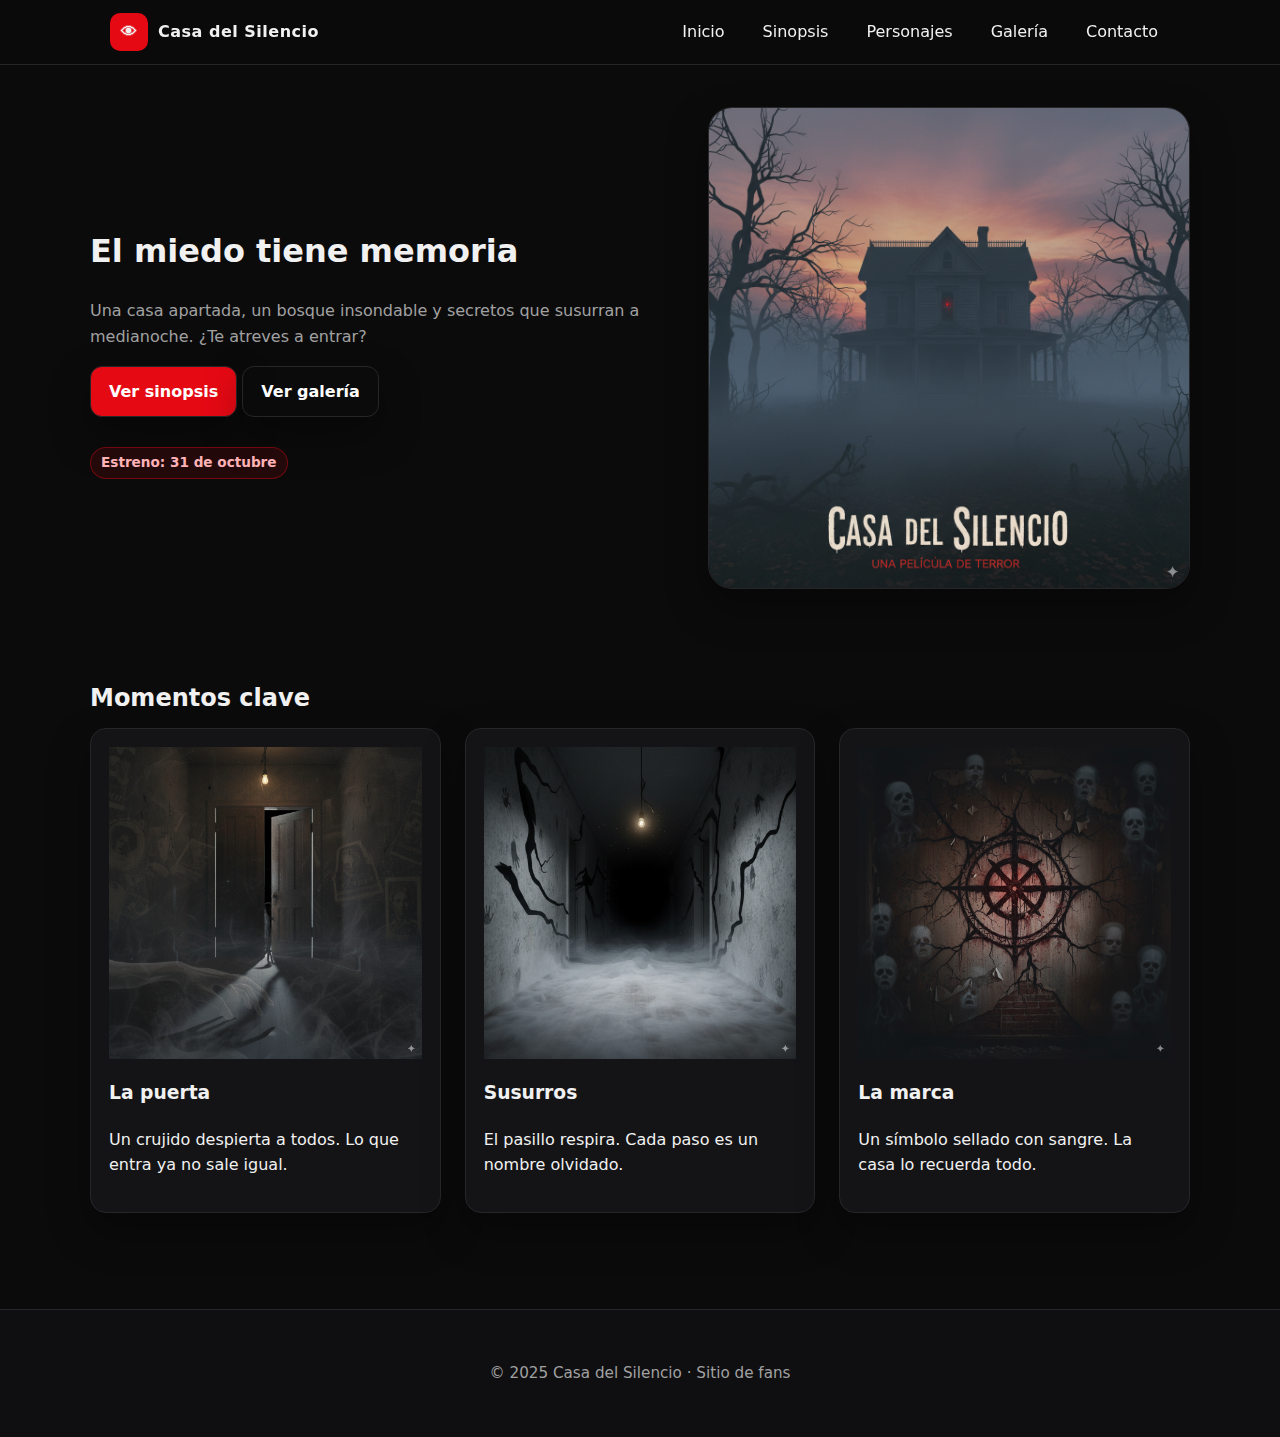
<file: index.html>
<!doctype html>
<html lang="es">
<head>
  <meta charset="utf-8" />
  <meta name="viewport" content="width=device-width, initial-scale=1" />
  <meta name="color-scheme" content="dark light" />
  <title>Casa del Silencio — Inicio</title>
  <link rel="stylesheet" href="css/estilos.css" />
</head>
<body>
<header id="encabezado">
  <div class="contenedor barra">
    <a class="marca" href="index.html" aria-label="Inicio">
      <span class="logo">👁</span>
      <span class="titulo-sitio">Casa del Silencio</span>
    </a>
    <nav id="navegacion" aria-label="Principal">
      <a href="index.html">Inicio</a>
      <a href="sinopsis.html">Sinopsis</a>
      <a href="personajes.html">Personajes</a>
      <a href="galeria.html">Galería</a>
      <a href="contacto.html">Contacto</a>
    </nav>
  </div>
</header>
<main id="principal">

<section id="hero" class="contenedor">
  <div>
    <h1>El miedo tiene memoria</h1>
    <p class="lead">Una casa apartada, un bosque insondable y secretos que susurran a medianoche. ¿Te atreves a entrar?</p>
    <p>
      <a class="boton" href="sinopsis.html">Ver sinopsis</a>
      <a class="boton secundario" href="galeria.html">Ver galería</a>
    </p>
    <p class="etiqueta">Estreno: 31 de octubre</p>
  </div>
  <div class="foto"><img src="imgs/portada.png" alt="Fachada de una casa antigua iluminada por la luna"></div>
</section>

<section class="seccion contenedor">
  <h2>Momentos clave</h2>
  <div class="rejilla rejilla-3">
    <article class="tarjeta">
      <img src="imgs/puerta.png" alt="Puerta entreabierta en penumbra">
      <h3>La puerta</h3>
      <p>Un crujido despierta a todos. Lo que entra ya no sale igual.</p>
    </article>
    <article class="tarjeta">
      <img src="imgs/pasillo.png" alt="Pasillo oscuro con sombras">
      <h3>Susurros</h3>
      <p>El pasillo respira. Cada paso es un nombre olvidado.</p>
    </article>
    <article class="tarjeta">
      <img src="imgs/sello.png" alt="Pared con marcas extrañas">
      <h3>La marca</h3>
      <p>Un símbolo sellado con sangre. La casa lo recuerda todo.</p>
    </article>
  </div>
</section>

</main>
<footer id="pie">
  <div class="contenedor">
    <p class="creditos">© 2025 Casa del Silencio · Sitio de fans</p>
  </div>
</footer>
</body>
</html>
</file>
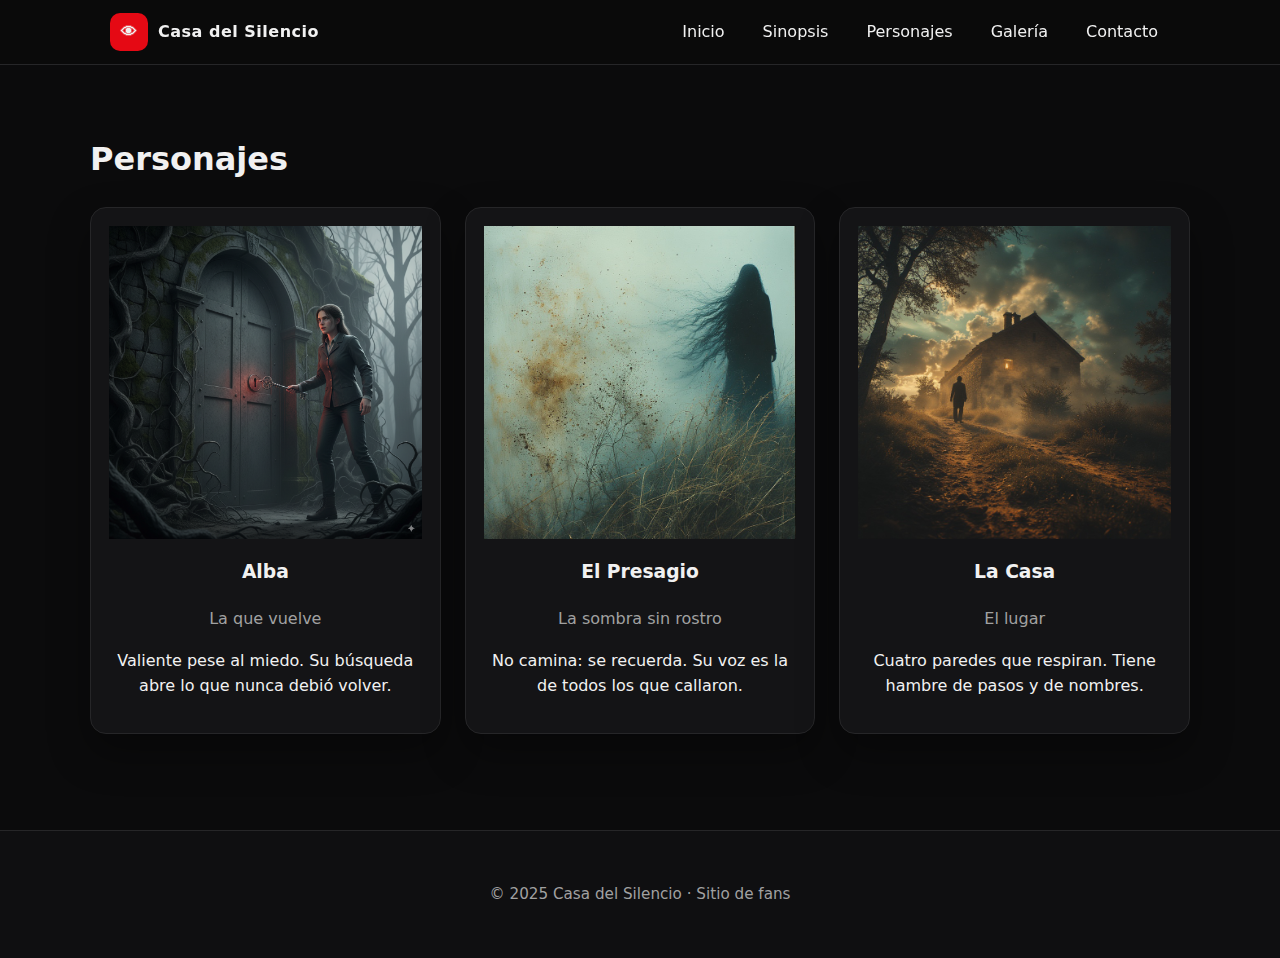
<file: personajes.html>
<!DOCTYPE html>
<html lang="es">
  <head>
    <meta charset="utf-8" />
    <meta name="viewport" content="width=device-width, initial-scale=1" />
    <meta name="color-scheme" content="dark light" />
    <title>Casa del Silencio — Personajes</title>
    <link rel="stylesheet" href="css/estilos.css" />
  </head>
  <body>
    <header id="encabezado">
      <div class="contenedor barra">
        <a class="marca" href="index.html" aria-label="Inicio">
          <span class="logo">👁</span>
          <span class="titulo-sitio">Casa del Silencio</span>
        </a>
        <nav id="navegacion" aria-label="Principal">
          <a href="index.html">Inicio</a>
          <a href="sinopsis.html">Sinopsis</a>
          <a href="personajes.html">Personajes</a>
          <a href="galeria.html">Galería</a>
          <a href="contacto.html">Contacto</a>
        </nav>
      </div>
    </header>
    <main id="principal">
      <section class="seccion contenedor">
        <h1>Personajes</h1>
        <div class="rejilla rejilla-3">
          <article class="tarjeta centrado">
            <img src="imgs/alba.png" alt="Retrato de la protagonista" />
            <h3>Alba</h3>
            <p class="lead">La que vuelve</p>
            <p>
              Valiente pese al miedo. Su búsqueda abre lo que nunca debió
              volver.
            </p>
          </article>
          <article class="tarjeta centrado">
            <img src="imgs/sombra.jpg" alt="Figura oscura borrosa" />
            <h3>El Presagio</h3>
            <p class="lead">La sombra sin rostro</p>
            <p>
              No camina: se recuerda. Su voz es la de todos los que callaron.
            </p>
          </article>
          <article class="tarjeta centrado">
            <img src="imgs/casa.jpg" alt="El bosque nocturno" />
            <h3>La Casa</h3>
            <p class="lead">El lugar</p>
            <p>
              Cuatro paredes que respiran. Tiene hambre de pasos y de nombres.
            </p>
          </article>
        </div>
      </section>
    </main>
    <footer id="pie">
      <div class="contenedor">
        <p class="creditos">© 2025 Casa del Silencio · Sitio de fans</p>
      </div>
    </footer>
  </body>
</html>
</file>
<file: css/estilos.css>
:root{
  --fondo:#0b0b0c; --texto:#f1f1f1; --muted:#a1a1a1; --acento:#e50914; --borde:#262628;
  --tarjeta:#141416; --sombra:0 18px 40px rgba(0,0,0,.35); --contenedor:1100px; --radio:16px;
}
*{box-sizing:border-box}
html,body{margin:0;padding:0}
body{font-family:system-ui,-apple-system,Segoe UI,Roboto,Ubuntu,Cantarell,Noto Sans,sans-serif;background:var(--fondo);color:var(--texto);line-height:1.6}
img{max-width:100%;height:auto;display:block}
a{color:inherit;text-decoration:none}
.contenedor{max-width:var(--contenedor);margin:auto;padding:0 20px}
#encabezado{position:sticky;top:0;background:rgba(10,10,10,.7);backdrop-filter:blur(8px);border-bottom:1px solid var(--borde);z-index:10}
.barra{display:flex;align-items:center;justify-content:space-between;min-height:64px}
.marca{display:flex;gap:10px;align-items:center}
.logo{width:38px;height:38px;border-radius:10px;background:var(--acento);display:grid;place-items:center;font-weight:900}
.titulo-sitio{font-weight:800;letter-spacing:.5px}
#navegacion{display:flex;gap:14px;flex-wrap:wrap}
#navegacion a{padding:8px 12px;border-radius:10px}
#navegacion a:hover{background:var(--tarjeta)}
#hero{display:grid;grid-template-columns:1.1fr .9fr;gap:28px;align-items:center;padding:42px 0}
@media (max-width:900px){#hero{grid-template-columns:1fr}}
#hero .foto{border-radius:24px;overflow:hidden;border:1px solid var(--borde);box-shadow:var(--sombra)}
.lead{color:var(--muted);margin:0 0 16px}
.boton{display:inline-block;padding:12px 18px;border-radius:12px;background:var(--acento);color:#fff;font-weight:800;box-shadow:var(--sombra);border:1px solid var(--borde)}
.boton.secundario{background:transparent;border:1px solid var(--borde)}
.seccion{padding:48px 0}
.seccion h2{margin:0 0 10px}
.rejilla{display:grid;gap:24px}
.rejilla-3{grid-template-columns:repeat(3,minmax(0,1fr))}
@media (max-width:900px){.rejilla-3{grid-template-columns:1fr 1fr}}
@media (max-width:640px){.rejilla-3{grid-template-columns:1fr}}
.tarjeta{background:var(--tarjeta);border:1px solid var(--borde);border-radius:var(--radio);padding:18px;box-shadow:var(--sombra)}
.etiqueta{display:inline-block;background:rgba(229,9,20,.12);border:1px solid rgba(229,9,20,.4);color:#ffb3b7;padding:4px 10px;border-radius:999px;font-weight:700;font-size:.85rem}
.centrado{text-align:center}
.mosaico{display:grid;grid-template-columns:repeat(3,minmax(0,1fr));gap:12px}
@media (max-width:900px){.mosaico{grid-template-columns:1fr 1fr}}
@media (max-width:640px){.mosaico{grid-template-columns:1fr}}
.mosaico img{border-radius:14px;border:1px solid var(--borde);box-shadow:var(--sombra)}
.formulario label{display:block;margin:12px 0 6px}
input, textarea{width:100%;padding:12px;border-radius:10px;border:1px solid var(--borde);background:#0f0f11;color:var(--texto)}
#pie{padding:36px 0;border-top:1px solid var(--borde);background:#0f0f11;margin-top:48px}
.creditos{color:var(--muted);text-align:center;font-size:.95rem}
</file>
